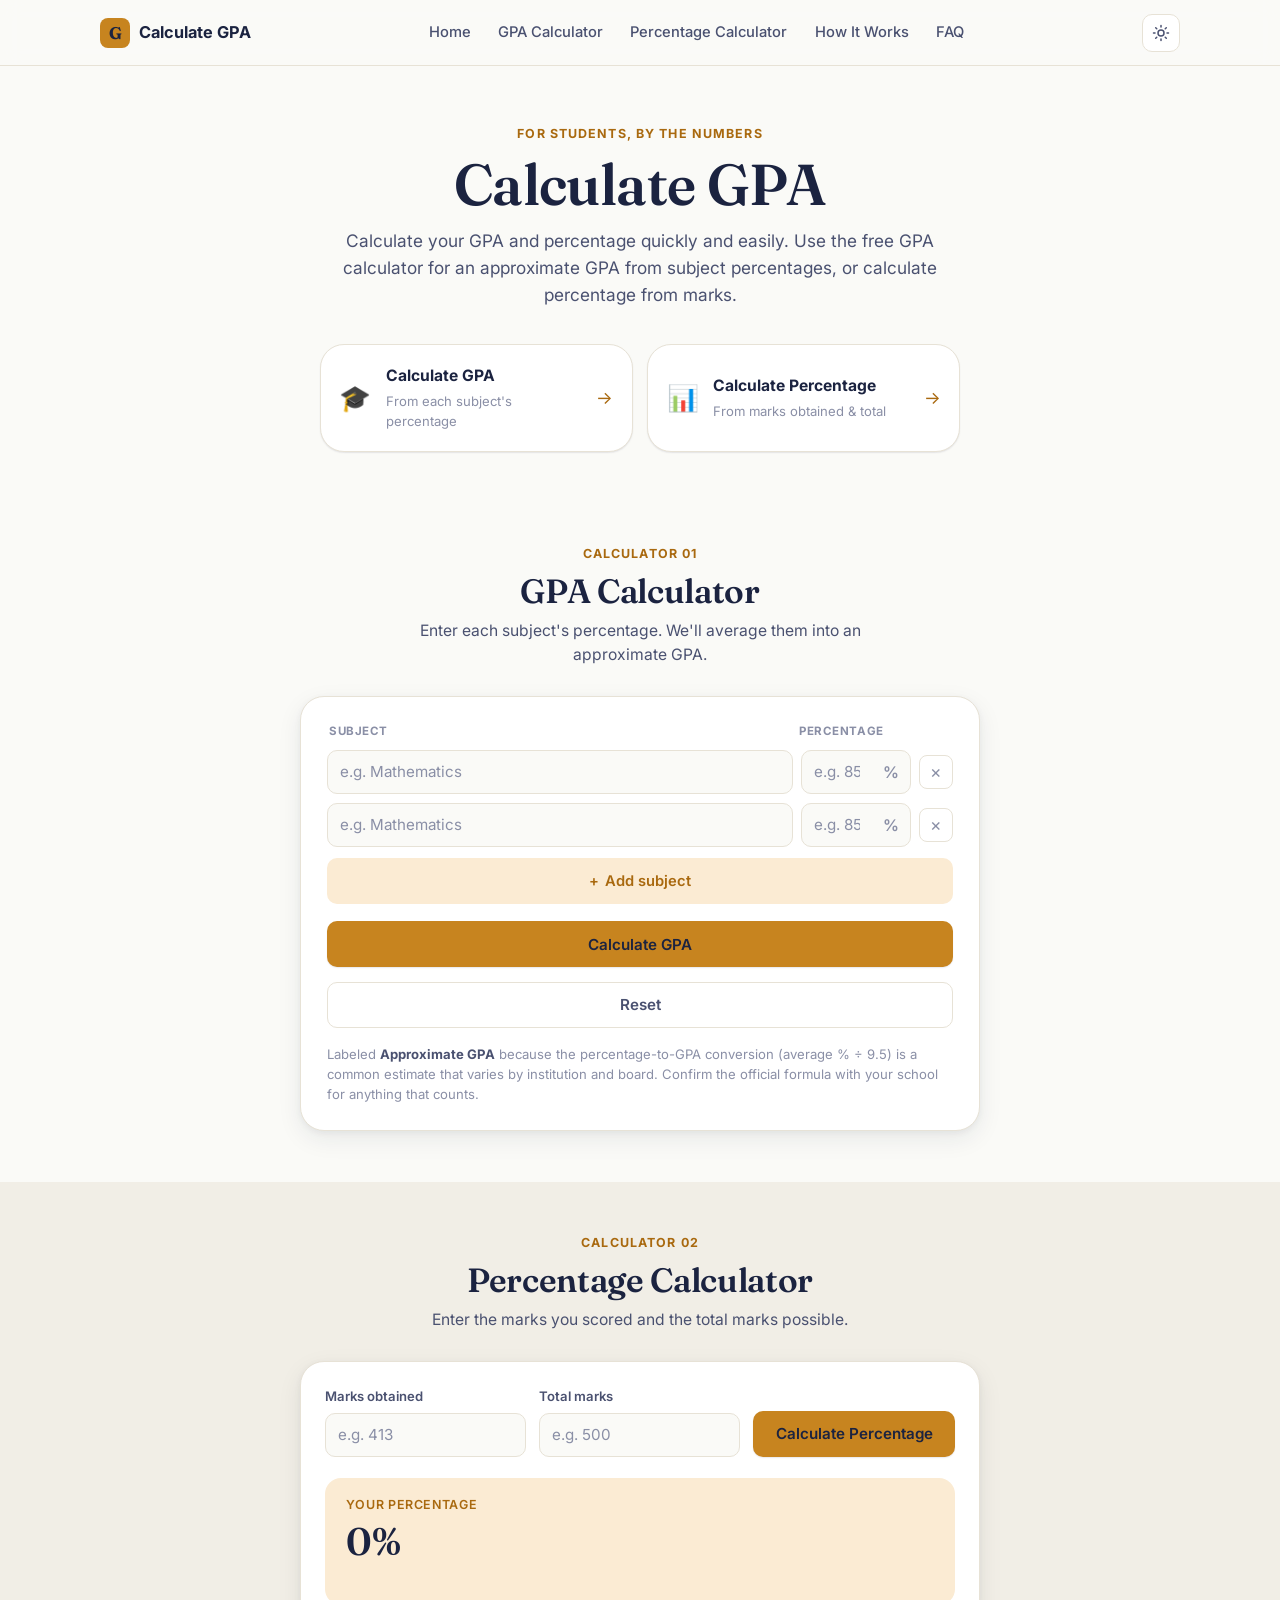
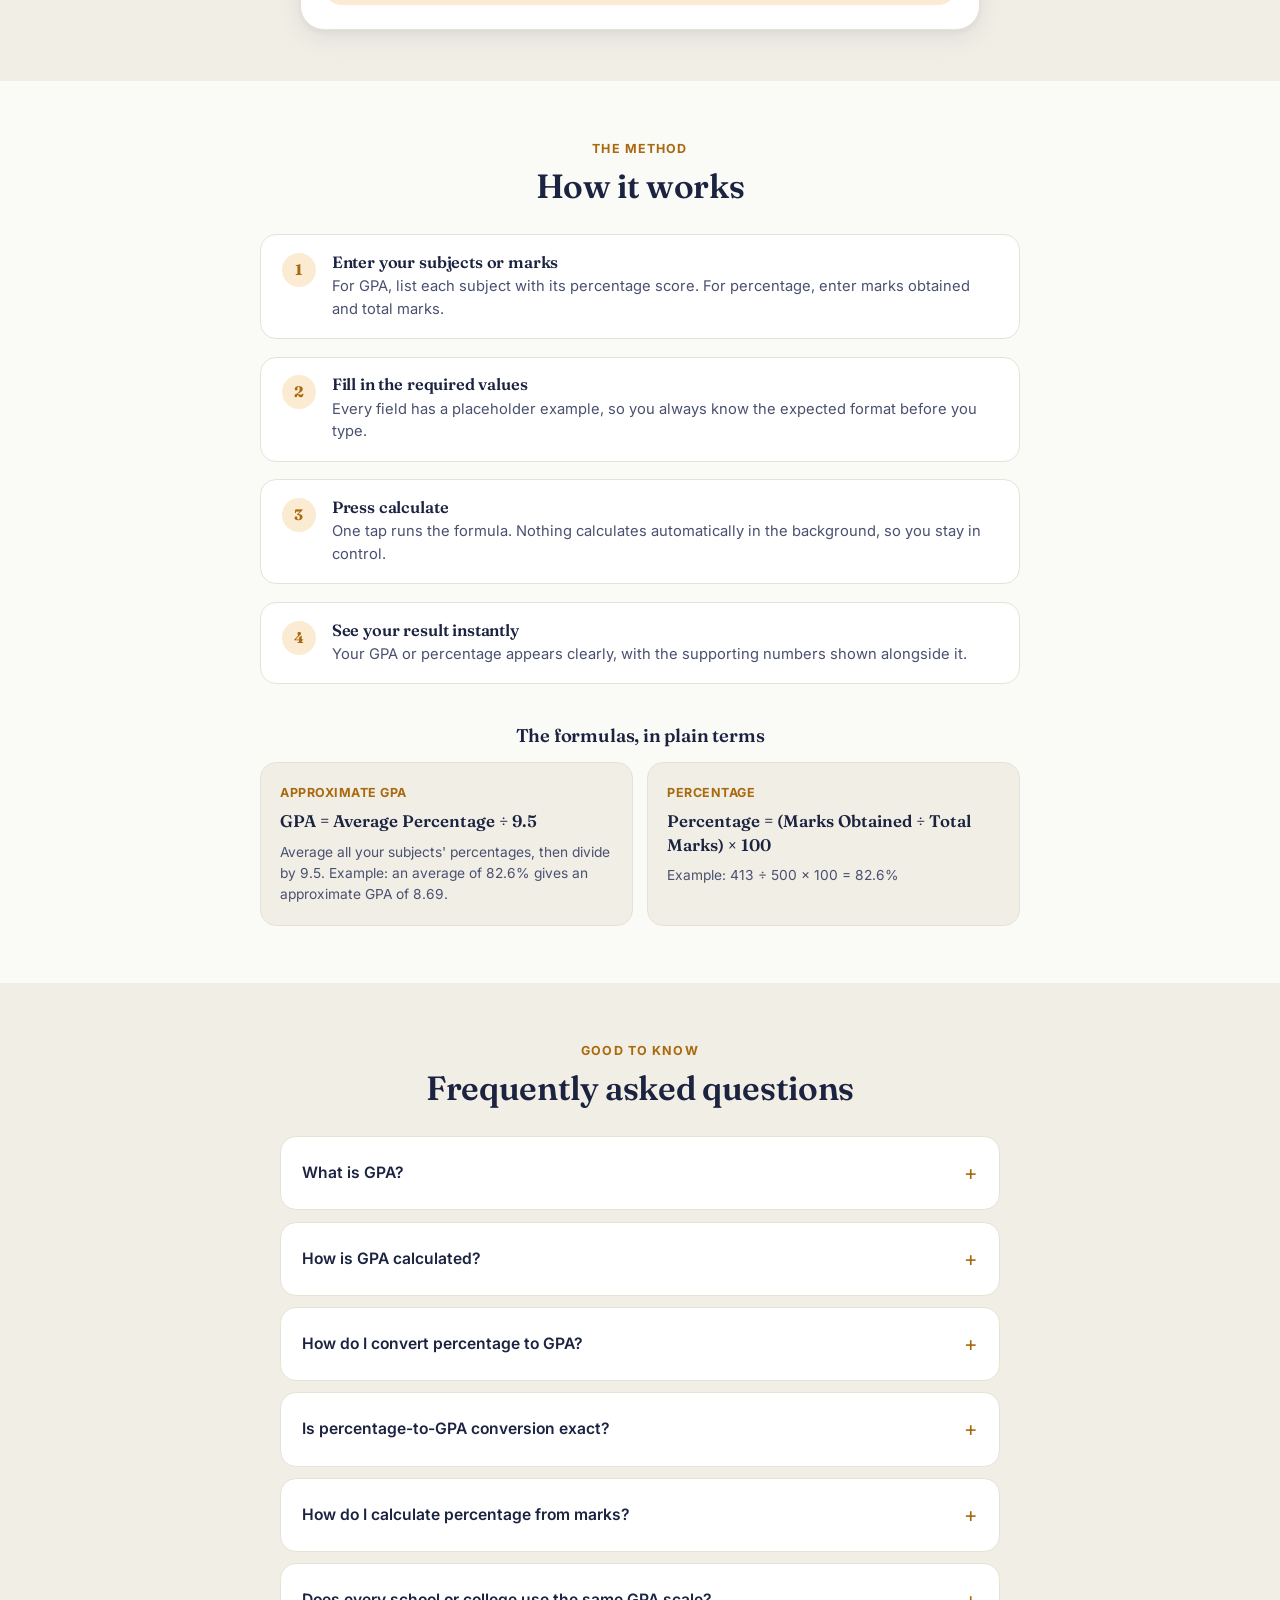
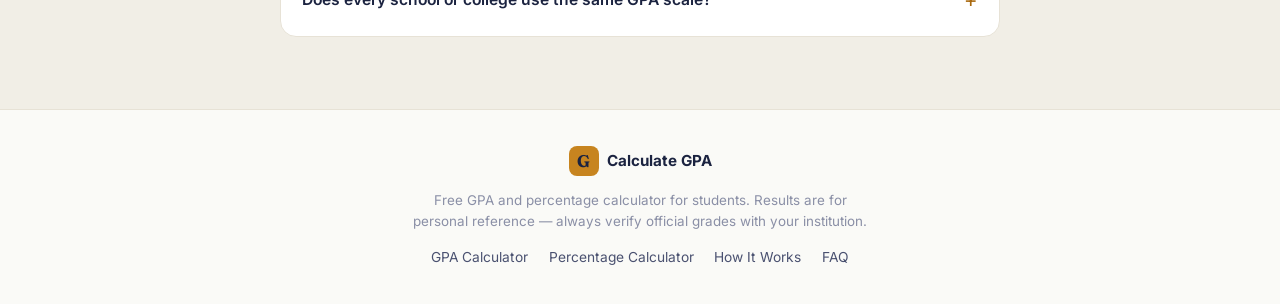
<file: index.html>
<!DOCTYPE html>
<html lang="en">
<head>
<!-- Google tag (gtag.js) -->
<script async src="https://www.googletagmanager.com/gtag/js?id=G-HQV2B63SN1"></script>
<script>
  window.dataLayer = window.dataLayer || [];
  function gtag(){dataLayer.push(arguments);}
  gtag('js', new Date());

  gtag('config', 'G-HQV2B63SN1');
</script>
  <meta charset="UTF-8" />
  <meta name="viewport" content="width=device-width, initial-scale=1.0, viewport-fit=cover" />
  <title>Free GPA and Percentage Calculator – Convert Marks Easily</title>
  <meta name="description" content="Calculate an approximate GPA from your subjects' percentages, or find your percentage from marks obtained and total — instantly, free, no sign-up." />
  <meta name="keywords" content="GPA calculator, calculate GPA, percentage to GPA, GPA from percentage, percentage calculator, marks percentage calculator, approximate GPA calculator" />
  <meta name="author" content="Calculate GPA" />
  <meta name="robots" content="index, follow" />
  <!-- Canonical URL for the GitHub Pages deployment. -->
<link rel="canonical" href="https://www-abubakar.github.io/GPA-Percentage-Calculator/">

  <!-- Open Graph -->
  <meta property="og:type" content="website" />
  <meta property="og:title" content="Calculate GPA — Free GPA & Percentage Calculator" />
  <meta property="og:description" content="Calculate an approximate GPA from your subjects' percentages, or find your percentage from marks obtained and total — instantly and free." />
  <meta property="og:url" content="https://www-abubakar.github.io/GPA-Percentage-Calculator/" />
  <meta property="og:site_name" content="Calculate GPA" />
  <!-- Social preview image is kept relative so it works on this GitHub Pages path. -->
  <meta property="og:image" content="og-image.png" />
  <meta property="og:image:width" content="1200" />
  <meta property="og:image:height" content="630" />
  <meta name="twitter:card" content="summary_large_image" />
  <meta name="twitter:title" content="Calculate GPA — Free GPA & Percentage Calculator" />
  <meta name="twitter:description" content="Calculate an approximate GPA from your subjects' percentages, or find your percentage from marks obtained and total — instantly and free." />
  <meta name="twitter:image" content="og-image.png" />

  <meta name="theme-color" content="#1B2340" media="(prefers-color-scheme: dark)" />
  <meta name="theme-color" content="#FAFAF7" media="(prefers-color-scheme: light)" />


  <link rel="icon" type="image/png" href="gpa-percentage-calculator-logo.png">
<link rel="apple-touch-icon" href="gpa-percentage-calculator-logo.png">

  <link rel="preconnect" href="https://fonts.googleapis.com" />
  <link rel="preconnect" href="https://fonts.gstatic.com" crossorigin />
  <link href="https://fonts.googleapis.com/css2?family=Fraunces:opsz,wght@9..144,500;9..144,600;9..144,700&family=Inter:wght@400;500;600;700;800&display=swap" rel="stylesheet" />

  <link rel="stylesheet" href="styles.css" />

  <script type="application/ld+json">
  {
    "@context": "https://schema.org",
    "@type": "WebApplication",
    "name": "Calculate GPA",
    "url": "https://www-abubakar.github.io/GPA-Percentage-Calculator/",
    "applicationCategory": "EducationApplication",
    "operatingSystem": "Any",
    "offers": { "@type": "Offer", "price": "0", "priceCurrency": "USD" },
    "description": "Free online GPA calculator and percentage calculator for students. Estimate your GPA from each subject's percentage, or find your percentage from marks obtained and total."
  }
  </script>
  <script type="application/ld+json">
  {
    "@context": "https://schema.org",
    "@type": "FAQPage",
    "mainEntity": [
      {
        "@type": "Question",
        "name": "What is GPA?",
        "acceptedAnswer": { "@type": "Answer", "text": "GPA stands for Grade Point Average. It is a single number that summarizes your academic performance by converting each grade into a point value and averaging those points, usually weighted by credit hours." }
      },
      {
        "@type": "Question",
        "name": "How is GPA calculated?",
        "acceptedAnswer": { "@type": "Answer", "text": "This calculator averages the percentage you enter for each subject, then divides that average by 9.5 to estimate your GPA: Approximate GPA = Average Percentage ÷ 9.5. Some institutions instead calculate official GPA from letter grades and credit hours, so always confirm the exact method your school uses." }
      },
      {
        "@type": "Question",
        "name": "How do I convert percentage to GPA?",
        "acceptedAnswer": { "@type": "Answer", "text": "A common approximation used by many institutions is GPA = Percentage ÷ 9.5. For example, 82.6% gives an approximate GPA of 8.69." }
      },
      {
        "@type": "Question",
        "name": "Is percentage-to-GPA conversion exact?",
        "acceptedAnswer": { "@type": "Answer", "text": "No. It is an approximation. Different schools, colleges, and countries use different scales, so always confirm the official formula used by your institution for anything official." }
      },
      {
        "@type": "Question",
        "name": "How do I calculate percentage from marks?",
        "acceptedAnswer": { "@type": "Answer", "text": "Percentage = (Marks Obtained ÷ Total Marks) × 100. For example, 413 out of 500 marks equals 82.6%." }
      },
      {
        "@type": "Question",
        "name": "Does every school or college use the same GPA scale?",
        "acceptedAnswer": { "@type": "Answer", "text": "No. GPA scales vary widely — common ones include 4.0, 5.0, and 10.0 scales, each with its own grade-point mapping. Always check your institution's official grading policy." }
      }
    ]
  }
  </script>
</head>
<body>
  <a class="skip-link" href="#main">Skip to content</a>

  <header class="site-header" id="top">
    <div class="header-inner">
      <a class="brand" href="#top" aria-label="Calculate GPA home">
        <span class="brand-mark" aria-hidden="true">G</span>
        <span class="brand-name">Calculate GPA</span>
      </a>

      <nav class="main-nav" aria-label="Primary">
        <a href="#top">Home</a>
        <a href="#gpa-calculator">GPA Calculator</a>
        <a href="#percentage-calculator">Percentage Calculator</a>
        <a href="#how-it-works">How It Works</a>
        <a href="#faq">FAQ</a>
      </nav>

      <div class="header-actions">
        <button type="button" class="theme-toggle" id="themeToggle" aria-label="Switch to light mode" aria-pressed="false">
          <svg class="icon-sun" width="18" height="18" viewBox="0 0 24 24" fill="none" stroke="currentColor" stroke-width="2" stroke-linecap="round" aria-hidden="true"><circle cx="12" cy="12" r="4"/><path d="M12 2v2M12 20v2M4.93 4.93l1.41 1.41M17.66 17.66l1.41 1.41M2 12h2M20 12h2M6.34 17.66l-1.41 1.41M19.07 4.93l-1.41 1.41"/></svg>
          <svg class="icon-moon" width="18" height="18" viewBox="0 0 24 24" fill="none" stroke="currentColor" stroke-width="2" stroke-linecap="round" stroke-linejoin="round" aria-hidden="true"><path d="M21 12.79A9 9 0 1 1 11.21 3 7 7 0 0 0 21 12.79z"/></svg>
        </button>
        <button type="button" class="nav-toggle" id="navToggle" aria-label="Open menu" aria-expanded="false" aria-controls="main-nav">
          <span></span><span></span><span></span>
        </button>
      </div>
    </div>
  </header>

  <main id="main">

    <!-- HERO -->
    <section class="hero">
      <div class="hero-inner">
        <p class="eyebrow">For students, by the numbers</p>
        <h1>Calculate GPA</h1>
        <p class="hero-sub">Calculate your GPA and percentage quickly and easily. Use the free GPA calculator for an approximate GPA from subject percentages, or calculate percentage from marks.</p>

        <div class="hero-cards">
          <a href="#gpa-calculator" class="hero-card hero-card--gpa">
            <span class="hero-card-icon" aria-hidden="true">🎓</span>
            <span class="hero-card-text">
              <span class="hero-card-title">Calculate GPA</span>
              <span class="hero-card-desc">From each subject's percentage</span>
            </span>
            <span class="hero-card-arrow" aria-hidden="true">→</span>
          </a>
          <a href="#percentage-calculator" class="hero-card hero-card--pct">
            <span class="hero-card-icon" aria-hidden="true">📊</span>
            <span class="hero-card-text">
              <span class="hero-card-title">Calculate Percentage</span>
              <span class="hero-card-desc">From marks obtained &amp; total</span>
            </span>
            <span class="hero-card-arrow" aria-hidden="true">→</span>
          </a>
        </div>
      </div>
    </section>

    <!-- GPA CALCULATOR -->
    <section class="calc-section" id="gpa-calculator" aria-labelledby="gpa-heading">
      <div class="calc-inner">
        <div class="section-head">
          <p class="eyebrow">Calculator 01</p>
          <h2 id="gpa-heading">GPA Calculator</h2>
          <p class="section-sub">Enter each subject's percentage. We'll average them into an approximate GPA.</p>
        </div>

        <div class="calc-card">
          <form id="gpaForm" novalidate>
            <div class="subject-table">
              <div class="subject-row-head" aria-hidden="true">
                <span>Subject</span>
                <span>Percentage</span>
                <span></span>
              </div>
              <div id="subjectList" class="subject-list"></div>
            </div>

            <button type="button" id="addSubjectBtn" class="btn btn--ghost btn--add">
              <span aria-hidden="true">+</span> Add subject
            </button>

            <p id="gpaError" class="form-error" role="alert" hidden></p>

            <button type="submit" class="btn btn--primary btn--calculate">Calculate GPA</button>
          </form>

          <div class="result-panel" id="gpaResultPanel" hidden tabindex="-1">
            <p class="result-eyebrow">Approximate GPA</p>
            <div class="result-body">
              <div class="result-seal" id="gpaSeal">
                <svg class="seal-ring" viewBox="0 0 120 120" aria-hidden="true">
                  <circle cx="60" cy="60" r="54" />
                </svg>
                <div class="seal-value" id="gpaValue">0.00</div>
              </div>
              <dl class="result-stats">
                <div class="result-stat">
                  <dt>Average percentage</dt>
                  <dd id="avgPercentage">0%</dd>
                </div>
                <div class="result-stat">
                  <dt>Subjects counted</dt>
                  <dd id="subjectCount">0</dd>
                </div>
              </dl>
            </div>
          </div>

          <button type="button" id="resetGpaBtn" class="btn btn--reset btn--reset-block">Reset</button>

          <p class="approx-note">Labeled <strong>Approximate GPA</strong> because the percentage-to-GPA conversion (average % ÷ 9.5) is a common estimate that varies by institution and board. Confirm the official formula with your school for anything that counts.</p>
        </div>
      </div>
    </section>

    <!-- PERCENTAGE CALCULATOR -->
    <section class="calc-section calc-section--alt" id="percentage-calculator" aria-labelledby="pct-heading">
      <div class="calc-inner">
        <div class="section-head">
          <p class="eyebrow">Calculator 02</p>
          <h2 id="pct-heading">Percentage Calculator</h2>
          <p class="section-sub">Enter the marks you scored and the total marks possible.</p>
        </div>

        <div class="calc-card calc-card--compact">
          <form id="pctForm" class="inline-form" novalidate>
            <div class="field">
              <label for="marksObtained">Marks obtained</label>
              <input type="number" id="marksObtained" name="marksObtained" inputmode="decimal" step="0.01" min="0" placeholder="e.g. 413" required />
            </div>
            <div class="field">
              <label for="marksTotal">Total marks</label>
              <input type="number" id="marksTotal" name="marksTotal" inputmode="decimal" step="0.01" min="0.01" placeholder="e.g. 500" required />
            </div>
            <button type="submit" class="btn btn--primary">Calculate Percentage</button>
          </form>
          <p id="pctFormError" class="form-error" role="alert" hidden></p>

          <div class="mini-result" id="pctFormResult" hidden>
            <span class="mini-result-label">Your percentage</span>
            <span class="mini-result-value" id="pctFormValue">0%</span>
            <span class="mini-result-tag" id="pctFormSub">&nbsp;</span>
          </div>
        </div>
      </div>
    </section>

    <!-- HOW IT WORKS -->
    <section class="how-section" id="how-it-works" aria-labelledby="how-heading">
      <div class="how-inner">
        <div class="section-head">
          <p class="eyebrow">The method</p>
          <h2 id="how-heading">How it works</h2>
        </div>

        <ol class="steps-list">
          <li class="step">
            <span class="step-index">1</span>
            <div class="step-body">
              <h3>Enter your subjects or marks</h3>
              <p>For GPA, list each subject with its percentage score. For percentage, enter marks obtained and total marks.</p>
            </div>
          </li>
          <li class="step">
            <span class="step-index">2</span>
            <div class="step-body">
              <h3>Fill in the required values</h3>
              <p>Every field has a placeholder example, so you always know the expected format before you type.</p>
            </div>
          </li>
          <li class="step">
            <span class="step-index">3</span>
            <div class="step-body">
              <h3>Press calculate</h3>
              <p>One tap runs the formula. Nothing calculates automatically in the background, so you stay in control.</p>
            </div>
          </li>
          <li class="step">
            <span class="step-index">4</span>
            <div class="step-body">
              <h3>See your result instantly</h3>
              <p>Your GPA or percentage appears clearly, with the supporting numbers shown alongside it.</p>
            </div>
          </li>
        </ol>

        <div class="formula-block">
          <h3>The formulas, in plain terms</h3>
          <div class="formula-grid">
            <div class="formula-card">
              <p class="formula-name">Approximate GPA</p>
              <p class="formula-expr">GPA = Average Percentage ÷ 9.5</p>
              <p class="formula-desc">Average all your subjects' percentages, then divide by 9.5. Example: an average of 82.6% gives an approximate GPA of 8.69.</p>
            </div>
            <div class="formula-card">
              <p class="formula-name">Percentage</p>
              <p class="formula-expr">Percentage = (Marks Obtained ÷ Total Marks) × 100</p>
              <p class="formula-desc">Example: 413 ÷ 500 × 100 = 82.6%</p>
            </div>
          </div>
        </div>
      </div>
    </section>

    <!-- FAQ -->
    <section class="faq-section" id="faq" aria-labelledby="faq-heading">
      <div class="faq-inner">
        <div class="section-head">
          <p class="eyebrow">Good to know</p>
          <h2 id="faq-heading">Frequently asked questions</h2>
        </div>

        <div class="faq-list">
          <details class="faq-item">
            <summary>What is GPA?</summary>
            <p>GPA stands for Grade Point Average. It's a single number that summarizes your academic performance by converting each grade into a point value and averaging those points, typically weighted by credit hours.</p>
          </details>
          <details class="faq-item">
            <summary>How is GPA calculated?</summary>
            <p>This calculator averages the percentage you enter for each subject, then divides that average by 9.5: <strong>Approximate GPA = Average Percentage ÷ 9.5</strong>. Some institutions instead calculate official GPA from letter grades and credit hours, so always confirm the exact method your school uses.</p>
          </details>
          <details class="faq-item">
            <summary>How do I convert percentage to GPA?</summary>
            <p>A widely used approximation is <strong>GPA = Percentage ÷ 9.5</strong>. For example, 82.6% gives an approximate GPA of 8.69. This tool labels that result "Approximate GPA" for that reason.</p>
          </details>
          <details class="faq-item">
            <summary>Is percentage-to-GPA conversion exact?</summary>
            <p>No — it's an approximation, not an official conversion. Different boards, schools, and countries use different scales and formulas, so always confirm the exact method used by your own institution for anything official.</p>
          </details>
          <details class="faq-item">
            <summary>How do I calculate percentage from marks?</summary>
            <p><strong>Percentage = (Marks Obtained ÷ Total Marks) × 100.</strong> For example, scoring 413 out of 500 marks gives 82.6%.</p>
          </details>
          <details class="faq-item">
            <summary>Does every school or college use the same GPA scale?</summary>
            <p>No. Common scales include 4.0, 5.0, and 10.0, each with its own grade-point mapping, and some institutions define their own entirely. Always check your school's official grading policy when it matters for your records.</p>
          </details>
        </div>
      </div>
    </section>

  </main>

  <footer class="site-footer">
    <div class="footer-inner">
      <div class="footer-brand">
        <span class="brand-mark" aria-hidden="true">G</span>
        <span>Calculate GPA</span>
      </div>
      <p class="footer-note">Free GPA and percentage calculator for students. Results are for personal reference — always verify official grades with your institution.</p>
      <nav class="footer-nav" aria-label="Footer">
        <a href="#gpa-calculator">GPA Calculator</a>
        <a href="#percentage-calculator">Percentage Calculator</a>
        <a href="#how-it-works">How It Works</a>
        <a href="#faq">FAQ</a>
      </nav>
    </div>
  </footer>

  <script src="script.js"></script>
</body>
</html>
</file>
<file: styles.css>
/* ==========================================================================
   Calculate GPA — Design tokens
   Palette: ink navy + paper + chalk-gold accent (report-card / transcript feel)
   Type: Fraunces (display/numerals) + Inter (UI)
   ========================================================================== */

:root {
  /* Light theme (default) */
  --bg: #FAFAF7;
  --bg-alt: #F1EEE6;
  --surface: #FFFFFF;
  --surface-border: #E7E2D6;
  --ink: #1B2340;
  --ink-soft: #4A5170;
  --ink-faint: #8A8FA6;
  --accent: #C7841F;
  --accent-strong: #A9690F;
  --accent-tint: #FBEBD3;
  --good: #2F7D5A;
  --good-tint: #E1F1E9;
  --bad: #B84C3E;
  --bad-tint: #FBE7E3;
  --shadow-sm: 0 1px 2px rgba(27, 35, 64, 0.06), 0 1px 1px rgba(27, 35, 64, 0.04);
  --shadow-md: 0 8px 24px rgba(27, 35, 64, 0.08), 0 2px 6px rgba(27, 35, 64, 0.05);
  --shadow-lg: 0 20px 48px rgba(27, 35, 64, 0.14), 0 4px 12px rgba(27, 35, 64, 0.06);
  --radius-sm: 10px;
  --radius-md: 16px;
  --radius-lg: 24px;
  --focus-ring: #C7841F;

  --font-display: "Fraunces", Georgia, serif;
  --font-body: "Inter", -apple-system, BlinkMacSystemFont, "Segoe UI", sans-serif;

  color-scheme: light;
}

:root.dark {
  --bg: #14192C;
  --bg-alt: #1B2340;
  --surface: #1E2540;
  --surface-border: #333C60;
  --ink: #F3F2EC;
  --ink-soft: #C4C8DA;
  --ink-faint: #8991B5;
  --accent: #F0B24B;
  --accent-strong: #F6C56E;
  --accent-tint: rgba(240, 178, 75, 0.14);
  --good: #6FCB9F;
  --good-tint: rgba(111, 203, 159, 0.14);
  --bad: #E58A7C;
  --bad-tint: rgba(229, 138, 124, 0.14);
  --shadow-sm: 0 1px 2px rgba(0, 0, 0, 0.3);
  --shadow-md: 0 8px 24px rgba(0, 0, 0, 0.35);
  --shadow-lg: 0 24px 56px rgba(0, 0, 0, 0.45);
  --focus-ring: #F0B24B;

  color-scheme: dark;
}

* { box-sizing: border-box; }
html { scroll-behavior: smooth; }

@media (prefers-reduced-motion: reduce) {
  html { scroll-behavior: auto; }
  *, *::before, *::after {
    animation-duration: 0.01ms !important;
    animation-iteration-count: 1 !important;
    transition-duration: 0.01ms !important;
    scroll-behavior: auto !important;
  }
}

body {
  margin: 0;
  background: var(--bg);
  color: var(--ink);
  font-family: var(--font-body);
  font-size: 16px;
  line-height: 1.55;
  -webkit-font-smoothing: antialiased;
  transition: background 0.25s ease, color 0.25s ease;
}

h1, h2, h3 {
  font-family: var(--font-display);
  color: var(--ink);
  margin: 0;
  line-height: 1.12;
  letter-spacing: -0.01em;
}

p { margin: 0; }
ul, ol { margin: 0; padding: 0; }
button { font-family: inherit; }

a {
  color: inherit;
  text-decoration: none;
}

:focus-visible {
  outline: 2px solid var(--focus-ring);
  outline-offset: 2px;
  border-radius: 4px;
}

.skip-link {
  position: absolute;
  left: -9999px;
  top: 0;
  background: var(--accent);
  color: var(--ink);
  padding: 0.75rem 1.25rem;
  z-index: 1000;
  border-radius: 0 0 8px 0;
  font-weight: 600;
}
.skip-link:focus { left: 0; }

.sr-only {
  position: absolute;
  width: 1px;
  height: 1px;
  padding: 0;
  margin: -1px;
  overflow: hidden;
  clip: rect(0, 0, 0, 0);
  white-space: nowrap;
  border: 0;
}

.eyebrow {
  font-family: var(--font-body);
  font-size: 0.78rem;
  font-weight: 700;
  letter-spacing: 0.09em;
  text-transform: uppercase;
  color: var(--accent-strong);
  margin: 0 0 0.6rem;
}

/* ==========================================================================
   Header
   ========================================================================== */

.site-header {
  position: sticky;
  top: 0;
  z-index: 100;
  background: color-mix(in srgb, var(--bg) 88%, transparent);
  backdrop-filter: blur(10px);
  -webkit-backdrop-filter: blur(10px);
  border-bottom: 1px solid var(--surface-border);
}

.header-inner {
  max-width: 1120px;
  margin: 0 auto;
  padding: 0.85rem 1.25rem;
  display: flex;
  align-items: center;
  justify-content: space-between;
  gap: 1rem;
}

.brand {
  display: flex;
  align-items: center;
  gap: 0.55rem;
  font-weight: 700;
  font-size: 1.02rem;
}

.brand-mark {
  display: inline-flex;
  align-items: center;
  justify-content: center;
  width: 30px;
  height: 30px;
  border-radius: 8px;
  background: var(--accent);
  color: var(--ink);
  font-family: var(--font-display);
  font-weight: 700;
  font-size: 1.05rem;
  flex-shrink: 0;
}

.brand-name { color: var(--ink); }

.main-nav {
  display: flex;
  align-items: center;
  gap: 1.7rem;
}

.main-nav a {
  font-size: 0.92rem;
  font-weight: 500;
  color: var(--ink-soft);
  transition: color 0.15s ease;
  white-space: nowrap;
}

.main-nav a:hover { color: var(--accent-strong); }

.header-actions {
  display: flex;
  align-items: center;
  gap: 0.5rem;
}

.theme-toggle {
  display: inline-flex;
  align-items: center;
  justify-content: center;
  width: 38px;
  height: 38px;
  border-radius: 10px;
  border: 1px solid var(--surface-border);
  background: var(--surface);
  color: var(--ink-soft);
  cursor: pointer;
  transition: border-color 0.15s ease, color 0.15s ease, transform 0.15s ease;
}
.theme-toggle:hover { color: var(--accent-strong); border-color: var(--accent); }
.theme-toggle:active { transform: scale(0.94); }

.icon-moon { display: none; }
:root.dark .icon-sun { display: none; }
:root.dark .icon-moon { display: block; }

.nav-toggle {
  display: none;
  flex-direction: column;
  justify-content: center;
  gap: 4px;
  width: 38px;
  height: 38px;
  border-radius: 10px;
  border: 1px solid var(--surface-border);
  background: var(--surface);
  cursor: pointer;
}
.nav-toggle span {
  display: block;
  width: 16px;
  height: 2px;
  margin: 0 auto;
  background: var(--ink-soft);
  border-radius: 2px;
  transition: transform 0.2s ease, opacity 0.2s ease;
}
.nav-toggle[aria-expanded="true"] span:nth-child(1) { transform: translateY(6px) rotate(45deg); }
.nav-toggle[aria-expanded="true"] span:nth-child(2) { opacity: 0; }
.nav-toggle[aria-expanded="true"] span:nth-child(3) { transform: translateY(-6px) rotate(-45deg); }

/* ==========================================================================
   Hero
   ========================================================================== */

.hero {
  max-width: 1120px;
  margin: 0 auto;
  padding: 3.6rem 1.25rem 2.6rem;
  text-align: center;
}

.hero-inner { max-width: 640px; margin: 0 auto; }

.hero h1 {
  font-size: clamp(2.4rem, 7vw, 3.6rem);
  font-weight: 600;
  margin-bottom: 0.7rem;
}

.hero-sub {
  font-size: 1.08rem;
  color: var(--ink-soft);
  margin-bottom: 2.2rem;
}

.hero-cards {
  display: grid;
  grid-template-columns: 1fr 1fr;
  gap: 0.9rem;
}

.hero-card {
  display: flex;
  align-items: center;
  gap: 0.9rem;
  padding: 1.2rem 1.15rem;
  background: var(--surface);
  border: 1px solid var(--surface-border);
  border-radius: var(--radius-lg);
  box-shadow: var(--shadow-sm);
  text-align: left;
  transition: transform 0.18s ease, box-shadow 0.18s ease, border-color 0.18s ease;
}

.hero-card:hover {
  transform: translateY(-3px);
  box-shadow: var(--shadow-md);
  border-color: var(--accent);
}

.hero-card-icon { font-size: 1.6rem; flex-shrink: 0; }

.hero-card-text { display: flex; flex-direction: column; gap: 0.15rem; flex: 1; min-width: 0; }

.hero-card-title {
  font-weight: 700;
  font-size: 0.98rem;
  color: var(--ink);
}

.hero-card-desc {
  font-size: 0.82rem;
  color: var(--ink-faint);
}

.hero-card-arrow {
  color: var(--accent-strong);
  font-size: 1.1rem;
  flex-shrink: 0;
  transition: transform 0.18s ease;
}
.hero-card:hover .hero-card-arrow { transform: translateX(3px); }

/* ==========================================================================
   Section shells
   ========================================================================== */

.calc-section {
  padding: 3.2rem 1.25rem;
  scroll-margin-top: 70px;
}

.calc-section--alt { background: var(--bg-alt); }

.calc-inner { max-width: 680px; margin: 0 auto; }

.section-head { margin-bottom: 1.8rem; text-align: center; }

.section-head h2 {
  font-size: clamp(1.6rem, 4vw, 2.1rem);
  font-weight: 600;
  margin-bottom: 0.5rem;
}

.section-sub {
  color: var(--ink-soft);
  font-size: 0.98rem;
  max-width: 480px;
  margin: 0 auto;
}

.section-sub--tight { margin: 0 0 1.1rem; text-align: left; max-width: none; }

/* ==========================================================================
   Calculator card
   ========================================================================== */

.calc-card {
  background: var(--surface);
  border: 1px solid var(--surface-border);
  border-radius: var(--radius-lg);
  padding: 1.6rem;
  box-shadow: var(--shadow-md);
}

.calc-card--compact { padding: 1.5rem; }

.calc-card + .calc-card { margin-top: 1rem; }

/* Subject table (GPA calculator) */

.subject-table { display: flex; flex-direction: column; gap: 0.55rem; }

.subject-row {
  display: grid;
  grid-template-columns: 1fr 110px 34px;
  gap: 0.5rem;
  align-items: center;
}

.subject-row-head {
  display: grid;
  grid-template-columns: 1fr 110px 34px;
  gap: 0.5rem;
  align-items: center;
  padding: 0 0.15rem;
  font-size: 0.72rem;
  font-weight: 700;
  letter-spacing: 0.05em;
  text-transform: uppercase;
  color: var(--ink-faint);
}

@media (max-width: 620px) {
  .subject-row-head { display: none; }
}

.subject-list { display: flex; flex-direction: column; gap: 0.55rem; }

.field-input,
input[type="text"],
input[type="number"],
select {
  width: 100%;
  padding: 0.7rem 0.75rem;
  border: 1px solid var(--surface-border);
  border-radius: var(--radius-sm);
  background: var(--bg);
  color: var(--ink);
  font-family: var(--font-body);
  font-size: 0.95rem;
  transition: border-color 0.15s ease, box-shadow 0.15s ease;
  min-height: 44px;
}

.field-input::placeholder,
input::placeholder { color: var(--ink-faint); }

.field-input:focus,
input:focus,
select:focus {
  border-color: var(--accent);
  box-shadow: 0 0 0 3px var(--accent-tint);
  outline: none;
}

select { cursor: pointer; appearance: none; background-image: url("data:image/svg+xml,%3Csvg xmlns='http://www.w3.org/2000/svg' width='12' height='8' viewBox='0 0 12 8'%3E%3Cpath d='M1 1l5 5 5-5' stroke='%238A8FA6' stroke-width='1.6' fill='none' stroke-linecap='round'/%3E%3C/svg%3E"); background-repeat: no-repeat; background-position: right 0.7rem center; padding-right: 1.9rem; }

.remove-subject {
  display: inline-flex;
  align-items: center;
  justify-content: center;
  width: 34px;
  height: 34px;
  border-radius: 8px;
  border: 1px solid var(--surface-border);
  background: transparent;
  color: var(--ink-faint);
  cursor: pointer;
  font-size: 1.1rem;
  line-height: 1;
  min-height: 34px;
  transition: color 0.15s ease, border-color 0.15s ease, background 0.15s ease;
}

@media (max-width: 620px) {
  .remove-subject { min-height: 40px; font-size: 1.3rem; }
}
.remove-subject:hover { color: var(--bad); border-color: var(--bad); background: var(--bad-tint); }
.remove-subject:disabled { opacity: 0.35; cursor: not-allowed; }
.remove-subject:disabled:hover { color: var(--ink-faint); border-color: var(--surface-border); background: transparent; }

/* Buttons */

.btn {
  display: inline-flex;
  align-items: center;
  justify-content: center;
  gap: 0.4rem;
  min-height: 46px;
  padding: 0.7rem 1.4rem;
  border-radius: var(--radius-sm);
  border: none;
  font-weight: 600;
  font-size: 0.95rem;
  cursor: pointer;
  transition: transform 0.12s ease, box-shadow 0.15s ease, background 0.15s ease, border-color 0.15s ease, opacity 0.15s ease;
}
.btn:active { transform: scale(0.98); }

.btn--primary {
  background: var(--accent);
  color: #1B2340;
  box-shadow: var(--shadow-sm);
}
.btn--primary:hover { background: var(--accent-strong); box-shadow: var(--shadow-md); }

.btn--reset {
  background: transparent;
  color: var(--ink-soft);
  border: 1px solid var(--surface-border);
}
.btn--reset:hover { border-color: var(--bad); color: var(--bad); }

.btn--ghost {
  background: var(--accent-tint);
  color: var(--accent-strong);
  width: 100%;
  margin-top: 0.7rem;
}
.btn--ghost:hover { background: var(--accent); color: #1B2340; }

.btn--add { font-size: 0.92rem; }

.btn--calculate {
  width: 100%;
  margin-top: 1.1rem;
}

.btn--reset-block {
  width: 100%;
  margin-top: 0.9rem;
}

.form-error {
  margin-top: 0.8rem;
  padding: 0.65rem 0.9rem;
  background: var(--bad-tint);
  color: var(--bad);
  border-radius: var(--radius-sm);
  font-size: 0.88rem;
  font-weight: 500;
}

/* Inline forms (percentage calculators) */

.inline-form {
  display: flex;
  flex-wrap: wrap;
  align-items: flex-end;
  gap: 0.8rem;
}

.field { display: flex; flex-direction: column; gap: 0.4rem; flex: 1; min-width: 140px; }

.field label {
  font-size: 0.82rem;
  font-weight: 600;
  color: var(--ink-soft);
}

.input-suffix { position: relative; }
.input-suffix input { padding-right: 2.2rem; }
.input-suffix .suffix {
  position: absolute;
  right: 0.8rem;
  top: 50%;
  transform: translateY(-50%);
  color: var(--ink-faint);
  font-weight: 600;
  pointer-events: none;
}

.inline-form .btn { flex-shrink: 0; }

/* ==========================================================================
   Result panel — compact "approximate GPA" card
   ========================================================================== */

.result-panel {
  margin-top: 1rem;
  padding: 0.9rem 1.05rem 1rem;
  background: var(--accent-tint);
  border: 1px solid var(--surface-border);
  border-radius: var(--radius-md);
  animation: resultIn 0.35s ease;
}
.result-panel:focus { outline: 2px solid var(--focus-ring); outline-offset: 3px; }

@keyframes resultIn {
  from { opacity: 0; transform: translateY(6px); }
  to { opacity: 1; transform: translateY(0); }
}

.result-eyebrow {
  margin: 0 0 0.6rem;
  font-size: 0.68rem;
  font-weight: 700;
  letter-spacing: 0.08em;
  text-transform: uppercase;
  color: var(--accent-strong);
}

.result-body {
  display: flex;
  align-items: center;
  gap: 1rem;
}

.result-seal {
  position: relative;
  width: 68px;
  height: 68px;
  flex-shrink: 0;
  display: flex;
  align-items: center;
  justify-content: center;
}

.seal-ring {
  position: absolute;
  inset: 0;
  width: 100%;
  height: 100%;
  transform: rotate(-90deg);
}
.seal-ring circle {
  fill: none;
  stroke: var(--accent);
  stroke-width: 5;
  stroke-linecap: round;
  stroke-dasharray: 339.3;
  stroke-dashoffset: 339.3;
  transition: stroke-dashoffset 0.9s cubic-bezier(0.16, 1, 0.3, 1);
}
.result-seal.is-filled .seal-ring circle { stroke-dashoffset: var(--seal-offset, 0); }

.seal-value {
  font-family: var(--font-display);
  font-size: 1.35rem;
  font-weight: 700;
  color: var(--ink);
  z-index: 1;
  line-height: 1;
}

.result-stats {
  display: flex;
  flex-direction: column;
  gap: 0.32rem;
  margin: 0;
  min-width: 0;
}

.result-stat {
  display: flex;
  align-items: baseline;
  gap: 0.4rem;
}

.result-stat dt {
  font-size: 0.74rem;
  color: var(--ink-faint);
  margin: 0;
  white-space: nowrap;
}

.result-stat dd {
  margin: 0;
  font-family: var(--font-body);
  font-size: 0.95rem;
  font-weight: 700;
  color: var(--ink);
}

/* Mini result (inline calculators) */

.mini-result {
  margin-top: 1.3rem;
  padding: 1.1rem 1.3rem;
  background: var(--accent-tint);
  border-radius: var(--radius-md);
  display: flex;
  flex-direction: column;
  gap: 0.2rem;
  animation: resultIn 0.35s ease;
}

.mini-result-label {
  font-size: 0.78rem;
  font-weight: 600;
  color: var(--accent-strong);
  text-transform: uppercase;
  letter-spacing: 0.05em;
}

.mini-result-value {
  font-family: var(--font-display);
  font-size: 2.4rem;
  font-weight: 600;
  color: var(--ink);
  line-height: 1.2;
}

.mini-result-tag {
  font-size: 0.82rem;
  color: var(--ink-soft);
}

/* Approximate-GPA disclaimer note */

.approx-note {
  margin-top: 1.1rem;
  font-size: 0.82rem;
  color: var(--ink-faint);
  line-height: 1.5;
}
.approx-note strong { color: var(--ink-soft); }

/* ==========================================================================
   How it works
   ========================================================================== */

.how-section { padding: 3.6rem 1.25rem; scroll-margin-top: 70px; }
.how-inner { max-width: 760px; margin: 0 auto; }

.steps-list {
  list-style: none;
  display: flex;
  flex-direction: column;
  gap: 1.1rem;
  margin-bottom: 2.6rem;
}

.step {
  display: flex;
  gap: 1rem;
  align-items: flex-start;
  background: var(--surface);
  border: 1px solid var(--surface-border);
  border-radius: var(--radius-md);
  padding: 1.1rem 1.3rem;
}

.step-index {
  flex-shrink: 0;
  width: 34px;
  height: 34px;
  display: inline-flex;
  align-items: center;
  justify-content: center;
  background: var(--accent-tint);
  color: var(--accent-strong);
  border-radius: 50%;
  font-family: var(--font-display);
  font-weight: 700;
  font-size: 0.95rem;
}

.step-body h3 { font-size: 1.02rem; font-weight: 600; margin-bottom: 0.25rem; }
.step-body p { color: var(--ink-soft); font-size: 0.92rem; }

.formula-block h3 {
  font-size: 1.15rem;
  font-weight: 600;
  margin-bottom: 1rem;
  text-align: center;
}

.formula-grid {
  display: grid;
  grid-template-columns: repeat(auto-fit, minmax(220px, 1fr));
  gap: 0.9rem;
}

.formula-card {
  background: var(--bg-alt);
  border: 1px solid var(--surface-border);
  border-radius: var(--radius-md);
  padding: 1.2rem;
}

.formula-name {
  font-size: 0.78rem;
  font-weight: 700;
  color: var(--accent-strong);
  text-transform: uppercase;
  letter-spacing: 0.04em;
  margin-bottom: 0.5rem;
}

.formula-expr {
  font-family: var(--font-display);
  font-size: 1.05rem;
  font-weight: 600;
  color: var(--ink);
  margin-bottom: 0.5rem;
  line-height: 1.4;
}

.formula-desc { font-size: 0.86rem; color: var(--ink-soft); }

/* ==========================================================================
   FAQ
   ========================================================================== */

.faq-section { padding: 3.6rem 1.25rem 4.5rem; background: var(--bg-alt); scroll-margin-top: 70px; }
.faq-inner { max-width: 720px; margin: 0 auto; }

.faq-list { display: flex; flex-direction: column; gap: 0.7rem; }

.faq-item {
  background: var(--surface);
  border: 1px solid var(--surface-border);
  border-radius: var(--radius-md);
  padding: 0.2rem 0;
}

.faq-item summary {
  cursor: pointer;
  padding: 1.05rem 1.3rem;
  font-weight: 600;
  font-size: 0.98rem;
  list-style: none;
  display: flex;
  justify-content: space-between;
  align-items: center;
  gap: 1rem;
}
.faq-item summary::-webkit-details-marker { display: none; }
.faq-item summary::after {
  content: "+";
  font-size: 1.3rem;
  color: var(--accent-strong);
  flex-shrink: 0;
  transition: transform 0.2s ease;
  font-weight: 400;
}
.faq-item[open] summary::after { transform: rotate(45deg); }

.faq-item p {
  padding: 0 1.3rem 1.2rem;
  color: var(--ink-soft);
  font-size: 0.94rem;
  line-height: 1.6;
}

/* ==========================================================================
   Footer
   ========================================================================== */

.site-footer {
  border-top: 1px solid var(--surface-border);
  padding: 2.2rem 1.25rem;
}

.footer-inner {
  max-width: 1120px;
  margin: 0 auto;
  display: flex;
  flex-direction: column;
  align-items: center;
  gap: 0.9rem;
  text-align: center;
}

.footer-brand {
  display: flex;
  align-items: center;
  gap: 0.5rem;
  font-weight: 700;
  font-size: 0.95rem;
}

.footer-note {
  color: var(--ink-faint);
  font-size: 0.84rem;
  max-width: 460px;
  line-height: 1.6;
}

.footer-nav { display: flex; gap: 1.3rem; flex-wrap: wrap; justify-content: center; }
.footer-nav a { font-size: 0.86rem; color: var(--ink-soft); }
.footer-nav a:hover { color: var(--accent-strong); }

/* ==========================================================================
   Responsive
   ========================================================================== */

@media (max-width: 760px) {
  .main-nav { display: none; }
  .nav-toggle { display: flex; }

  .main-nav.is-open {
    display: flex;
    flex-direction: column;
    position: absolute;
    top: 100%;
    left: 0;
    right: 0;
    background: var(--bg);
    border-bottom: 1px solid var(--surface-border);
    padding: 0.5rem 1.25rem 1rem;
    gap: 0;
    box-shadow: var(--shadow-md);
  }
  .main-nav.is-open a {
    padding: 0.8rem 0;
    border-bottom: 1px solid var(--surface-border);
  }
  .main-nav.is-open a:last-child { border-bottom: none; }
}

@media (max-width: 620px) {
  .hero-cards { grid-template-columns: 1fr; }

  .subject-row {
    grid-template-columns: 1fr;
    gap: 0.4rem;
    padding: 0.8rem;
    background: var(--bg-alt);
    border-radius: var(--radius-sm);
  }
  .subject-row .field-row {
    display: grid;
    grid-template-areas:
      "name name"
      "pct remove";
    grid-template-columns: 1fr 34px;
    gap: 0.5rem;
    align-items: end;
  }
  .subject-row .field-row .field-input-wrap:nth-child(1) { grid-area: name; }
  .subject-row .field-row .field-input-wrap:nth-child(2) { grid-area: pct; }
  .subject-row .field-row .remove-subject { grid-area: remove; width: 100%; height: 100%; border-radius: var(--radius-sm); }

  .subject-row .field-row .sr-only {
    position: static;
    display: block;
    width: auto;
    height: auto;
    margin: 0 0 0.3rem;
    padding: 0;
    clip: auto;
    overflow: visible;
    font-size: 0.72rem;
    font-weight: 600;
    color: var(--ink-faint);
    text-transform: uppercase;
    letter-spacing: 0.04em;
  }

  .result-body { gap: 0.85rem; }
}

@media (min-width: 621px) {
  .subject-row .field-row { display: contents; }
}
</file>
